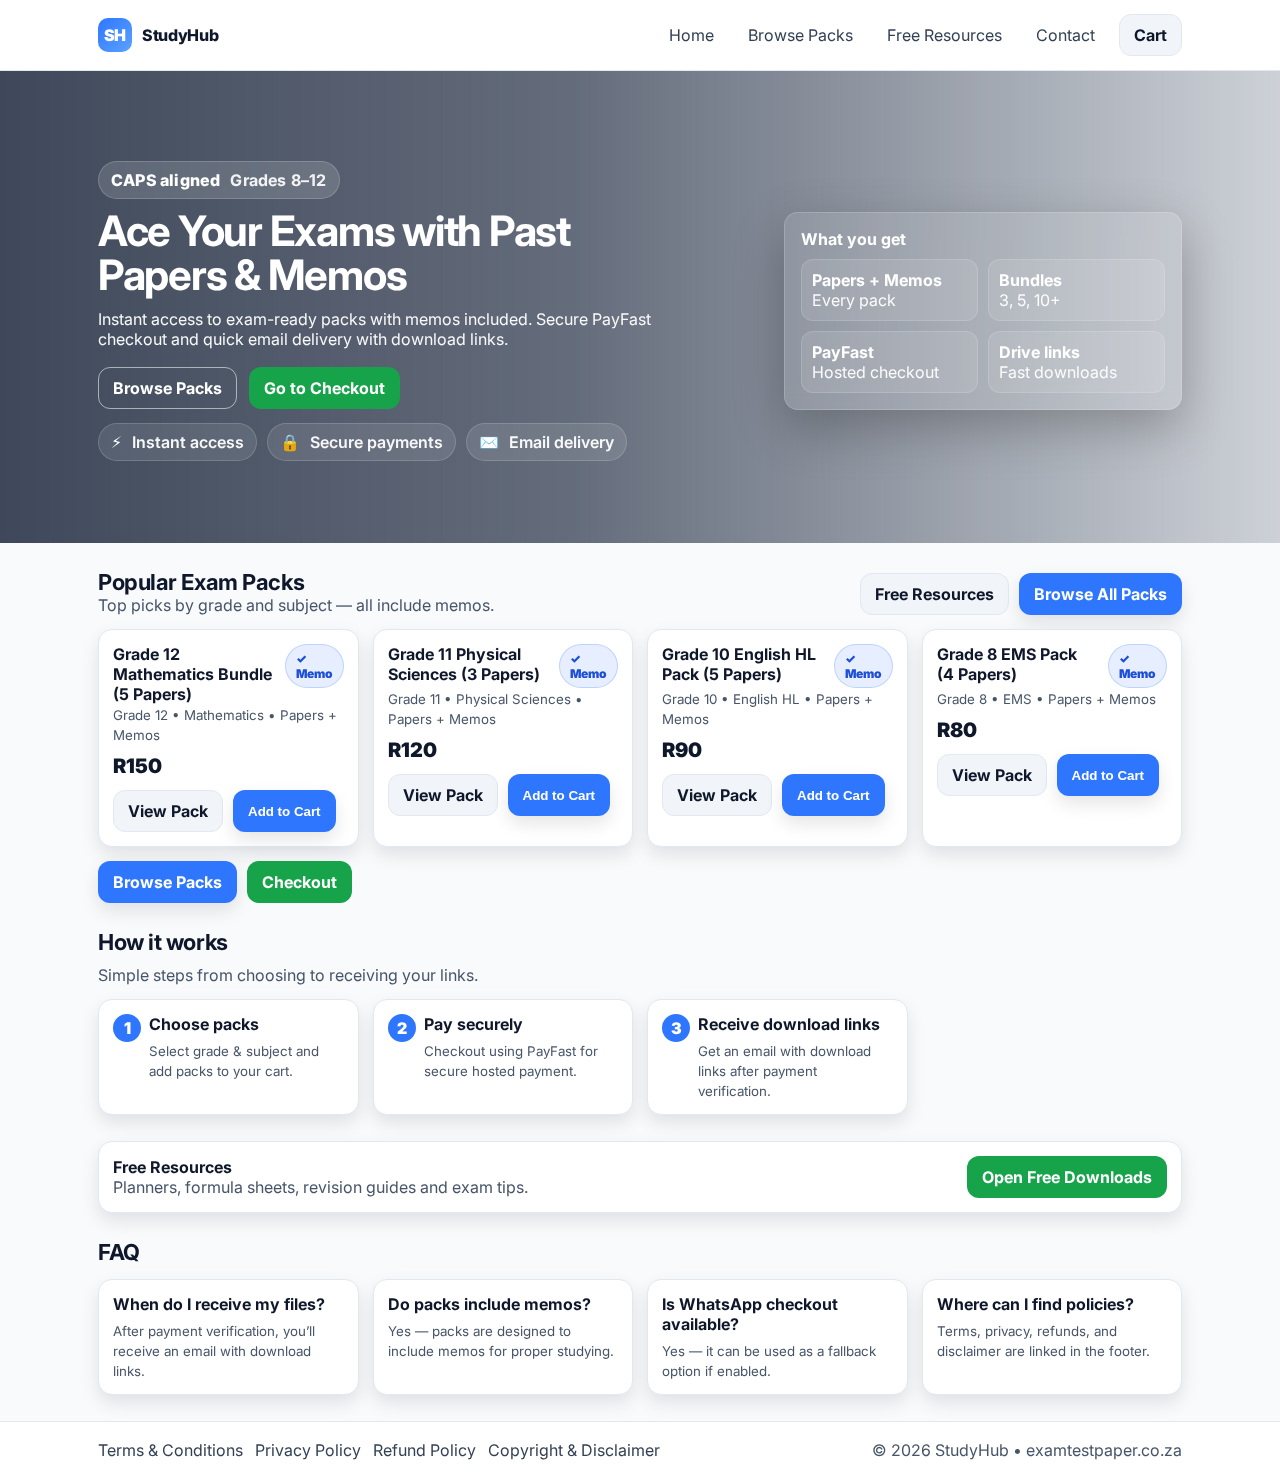
<file: index.html>
<!doctype html>
<html lang="en">
<head>
  <meta charset="utf-8" />
  <meta name="viewport" content="width=device-width, initial-scale=1" />
  <title>StudyHub Home</title>

  <link rel="preconnect" href="https://fonts.googleapis.com">
  <link rel="preconnect" href="https://fonts.gstatic.com" crossorigin>
  <link href="https://fonts.googleapis.com/css2?family=Inter:wght@400;600;700;800;900&display=swap" rel="stylesheet">
  <link rel="stylesheet" href="./assets/style.css" />

  <!-- Home-only polish (no need to touch style.css) -->
  <style>
    /* HERO IMAGE + OVERLAY */
    
.hero.hero--photo{
  position: relative;
  overflow: hidden;
  padding: 56px 0;

  /* ALWAYS works everywhere (JPG fallback) */
  background:
    linear-gradient(90deg, rgba(10,22,45,.78) 0%, rgba(10,22,45,.62) 45%, rgba(10,22,45,.18) 100%),
    url("./assets/img/hero-study.jpg");

  background-size: cover;
  background-position: center;
  color:#fff;
}

/* Optional upgrade: if browser supports image-set, it will prefer WebP/PNG */
@supports (background-image: image-set(url("x.webp") type("image/webp"))) {
  .hero.hero--photo{
    background:
      linear-gradient(90deg, rgba(10,22,45,.78) 0%, rgba(10,22,45,.62) 45%, rgba(10,22,45,.18) 100%),
      image-set(
        url("./assets/img/hero-study.webp") type("image/webp"),
        url("./assets/img/hero-study.png")  type("image/png"),
        url("./assets/img/hero-study.jpg")  type("image/jpeg")
      );
  }
}

    /* Badge / chips */
    .caps-badge {
      display: inline-flex;
      gap: 10px;
      align-items: center;
      padding: 8px 12px;
      border-radius: 999px;
      background: rgba(255,255,255,.14);
      border: 1px solid rgba(255,255,255,.18);
      backdrop-filter: blur(6px);
      font-weight: 800;
      letter-spacing: .2px;
      margin-bottom: 10px;
    }
    .chips { display: flex; gap: 10px; flex-wrap: wrap; margin-top: 14px; }
    .chip {
      display: inline-flex;
      gap: 10px;
      align-items: center;
      padding: 10px 12px;
      border-radius: 999px;
      background: rgba(255,255,255,.10);
      border: 1px solid rgba(255,255,255,.16);
      font-weight: 800;
      line-height: 1;
    }
    .chip span { font-weight: 600; opacity: .95; }

    /* Right hero card: glassy */
    .hero--photo .hero-card {
      background: rgba(255,255,255,.10);
      border: 1px solid rgba(255,255,255,.16);
      box-shadow: 0 18px 50px rgba(0,0,0,.25);
      backdrop-filter: blur(10px);
    }
    .hero--photo .hero-card b,
    .hero--photo .hero-card .pill b { color: #fff; }
    .hero--photo .hero-card .pill { background: rgba(255,255,255,.10); border: 1px solid rgba(255,255,255,.14); }

    /* Section headers with inline actions */
    .section-head {
      display: flex;
      align-items: flex-end;
      justify-content: space-between;
      gap: 14px;
      flex-wrap: wrap;
    }
    .section-head h2 { margin: 0; }
    .section-actions { display: flex; gap: 10px; flex-wrap: wrap; }

    /* Product card highlights */
    .badge-mini {
      display: inline-flex;
      align-items: center;
      gap: 8px;
      padding: 6px 10px;
      border-radius: 999px;
      font-size: 12px;
      font-weight: 900;
      background: rgba(47,118,255,.12);
      border: 1px solid rgba(47,118,255,.22);
      color: #1c4fd6;
    }
    .card .title-row {
      display: flex;
      align-items: flex-start;
      justify-content: space-between;
      gap: 12px;
    }

    /* “How it works” step cards */
    .step { position: relative; padding-left: 50px; }
    .step .num {
      position: absolute;
      left: 14px;
      top: 14px;
      width: 28px;
      height: 28px;
      display: grid;
      place-items: center;
      border-radius: 999px;
      background: var(--brand, #2F76FF);
      color: #fff;
      font-weight: 900;
    }

    /* Responsive tweaks */
    @media (max-width: 900px) {
      .hero.hero--photo { padding: 44px 0; }
      .hero--photo .hero-inner { grid-template-columns: 1fr; }
    }
  </style>
</head>

<body data-page="home">
  <header class="header">
    <div class="container">
      <div class="nav">
        <a class="brand" href="index.html"><span class="brand-badge">SH</span> <span>StudyHub</span></a>
        <nav class="links">
          <a class="link" href="index.html">Home</a>
          <a class="link" href="catalog.html">Browse Packs</a>
          <a class="link" href="free.html">Free Resources</a>
          <a class="link" href="contact.html">Contact</a>
          <a class="btn btn-secondary" href="cart.html">
            Cart
            <span data-cart-badge
              style="display:none;place-items:center;min-width:20px;height:20px;padding:0 6px;border-radius:999px;background:var(--brand);color:#fff;font-size:12px;font-weight:800;margin-left:6px">
            </span>
          </a>
        </nav>
      </div>
    </div>
  </header>

  <!-- HERO (photo background) -->
  <section class="hero hero--photo">
    <div class="container">
      <div class="hero-inner">
        <div>
          <div class="caps-badge">
            <span>CAPS aligned</span>
            <span style="opacity:.92;font-weight:700">Grades 8–12</span>
          </div>

          <h1 style="max-width: 20ch; margin-top: 0;">Ace Your Exams with Past Papers &amp; Memos</h1>

          <p style="max-width: 60ch; opacity: .96;">
            Instant access to exam-ready packs with memos included. Secure PayFast checkout and quick email delivery with download links.
          </p>

          <div class="cta">
            <a class="btn btn-outline" href="catalog.html">Browse Packs</a>
            <a class="btn btn-success" href="cart.html">Go to Checkout</a>
          </div>

          <div class="chips">
            <div class="chip">⚡ <span>Instant access</span></div>
            <div class="chip">🔒 <span>Secure payments</span></div>
            <div class="chip">✉️ <span>Email delivery</span></div>
          </div>
        </div>

        <div class="hero-card">
          <b style="font-size:16px">What you get</b>
          <div class="kpi">
            <div class="pill"><b>Papers + Memos</b><span style="opacity:.95">Every pack</span></div>
            <div class="pill"><b>Bundles</b><span style="opacity:.95">3, 5, 10+</span></div>
            <div class="pill"><b>PayFast</b><span style="opacity:.95">Hosted checkout</span></div>
            <div class="pill"><b>Drive links</b><span style="opacity:.95">Fast downloads</span></div>
          </div>
        </div>

      </div>
    </div>
  </section>

  <!-- POPULAR PACKS -->
  <section class="section">
    <div class="container">
      <div class="section-head">
        <div>
          <h2>Popular Exam Packs</h2>
          <div class="muted">Top picks by grade and subject — all include memos.</div>
        </div>
        <div class="section-actions">
          <a class="btn btn-secondary" href="free.html">Free Resources</a>
          <a class="btn btn-primary" href="catalog.html">Browse All Packs</a>
        </div>
      </div>

      <div class="grid cards" style="margin-top:14px" id="homePopular"></div>

      <div style="margin-top:14px; display:flex; gap:10px; flex-wrap:wrap">
        <a class="btn btn-primary" href="catalog.html">Browse Packs</a>
        <a class="btn btn-success" href="cart.html">Checkout</a>
      </div>
    </div>
  </section>

  <!-- HOW IT WORKS -->
  <section class="section" style="padding-top:0">
    <div class="container">
      <h2>How it works</h2>
      <div class="muted">Simple steps from choosing to receiving your links.</div>

      <div class="grid cards" style="margin-top:14px">
        <div class="card step">
          <div class="num">1</div>
          <h3>Choose packs</h3>
          <small>Select grade &amp; subject and add packs to your cart.</small>
        </div>
        <div class="card step">
          <div class="num">2</div>
          <h3>Pay securely</h3>
          <small>Checkout using PayFast for secure hosted payment.</small>
        </div>
        <div class="card step">
          <div class="num">3</div>
          <h3>Receive download links</h3>
          <small>Get an email with download links after payment verification.</small>
        </div>
      </div>
    </div>
  </section>

  <!-- FREE RESOURCES TEASER -->
  <section class="section" style="padding-top:0">
    <div class="container">
      <div class="card" style="display:flex;align-items:center;justify-content:space-between;gap:14px;flex-wrap:wrap">
        <div>
          <h3 style="margin:0">Free Resources</h3>
          <div class="muted">Planners, formula sheets, revision guides and exam tips.</div>
        </div>
        <a class="btn btn-success" href="free.html">Open Free Downloads</a>
      </div>
    </div>
  </section>

  <!-- FAQ -->
  <section class="section" style="padding-top:0">
    <div class="container">
      <h2>FAQ</h2>
      <div class="grid cards" style="margin-top:14px">
        <div class="card">
          <h3>When do I receive my files?</h3>
          <small>After payment verification, you’ll receive an email with download links.</small>
        </div>
        <div class="card">
          <h3>Do packs include memos?</h3>
          <small>Yes — packs are designed to include memos for proper studying.</small>
        </div>
        <div class="card">
          <h3>Is WhatsApp checkout available?</h3>
          <small>Yes — it can be used as a fallback option if enabled.</small>
        </div>
        <div class="card">
          <h3>Where can I find policies?</h3>
          <small>Terms, privacy, refunds, and disclaimer are linked in the footer.</small>
        </div>
      </div>
    </div>
  </section>

  <!-- HOME RENDER + CART BADGE -->
  <script>
    (function () {
      const CART_KEYS = ["sh_cart", "cart", "studyhub_cart"];

      function readCart() {
        for (const k of CART_KEYS) {
          try {
            const v = JSON.parse(localStorage.getItem(k) || "null");
            if (Array.isArray(v)) return { key: k, items: v };
            if (v && Array.isArray(v.items)) return { key: k, items: v.items };
          } catch (_) {}
        }
        return { key: "sh_cart", items: [] };
      }

      function writeCart(key, items) {
        localStorage.setItem(key, JSON.stringify(items));
      }

      function cartCount(items) {
        return items.reduce((sum, it) => sum + (Number(it.qty) || 1), 0);
      }

      function updateBadge() {
        const badge = document.querySelector("[data-cart-badge]");
        if (!badge) return;
        const { items } = readCart();
        const n = cartCount(items);
        badge.textContent = String(n);
        badge.style.display = n > 0 ? "inline-grid" : "none";
      }

      function addToCart(sku) {
        const state = readCart();
        const items = state.items.slice();
        const found = items.find(x => x && x.sku === sku);
        if (found) found.qty = (Number(found.qty) || 1) + 1;
        else items.push({ sku, qty: 1 });

        writeCart(state.key, items);
        updateBadge();
      }

      async function renderPopular() {
        const res = await fetch("./products.json");
        const data = await res.json();
        const products = (data.products || []).slice(0, 4);

        const grid = document.getElementById("homePopular");
        if (!grid) return;

        grid.innerHTML = products.map(p => `
          <div class="card">
            <div class="title-row">
              <h3 style="margin:0">${p.title}</h3>
              ${p.hasMemo ? `<span class="badge-mini">✓ Memo</span>` : ``}
            </div>
            <small>${p.grade} • ${p.subject} • Papers + Memos</small>
            <div class="price">R${(p.price_cents / 100).toFixed(0)}</div>
            <div class="actions">
              <a class="btn btn-secondary" href="catalog.html">View Pack</a>
              <button class="btn btn-primary" type="button" data-add="${p.sku}">Add to Cart</button>
            </div>
          </div>
        `).join("");

        grid.querySelectorAll("[data-add]").forEach(btn => {
          btn.addEventListener("click", () => {
            const sku = btn.getAttribute("data-add");
            addToCart(sku);
            const old = btn.textContent;
            btn.textContent = "Added ✓";
            btn.disabled = true;
            setTimeout(() => { btn.textContent = old; btn.disabled = false; }, 1100);
          });
        });
      }

      document.addEventListener("DOMContentLoaded", async () => {
        updateBadge();
        await renderPopular();
      });
    })();
  </script>

  <footer class="footer">
    <div class="container">
      <div class="footer-inner">
        <div class="legal">
          <a href="legal/terms.html">Terms &amp; Conditions</a>
          <a href="legal/privacy.html">Privacy Policy</a>
          <a href="legal/refunds.html">Refund Policy</a>
          <a href="legal/disclaimer.html">Copyright &amp; Disclaimer</a>
        </div>
        <div class="muted">© 2026 StudyHub • examtestpaper.co.za</div>
      </div>
    </div>
  </footer>

  <script src="./assets/app.js"></script>
</body>
</html>
</file>
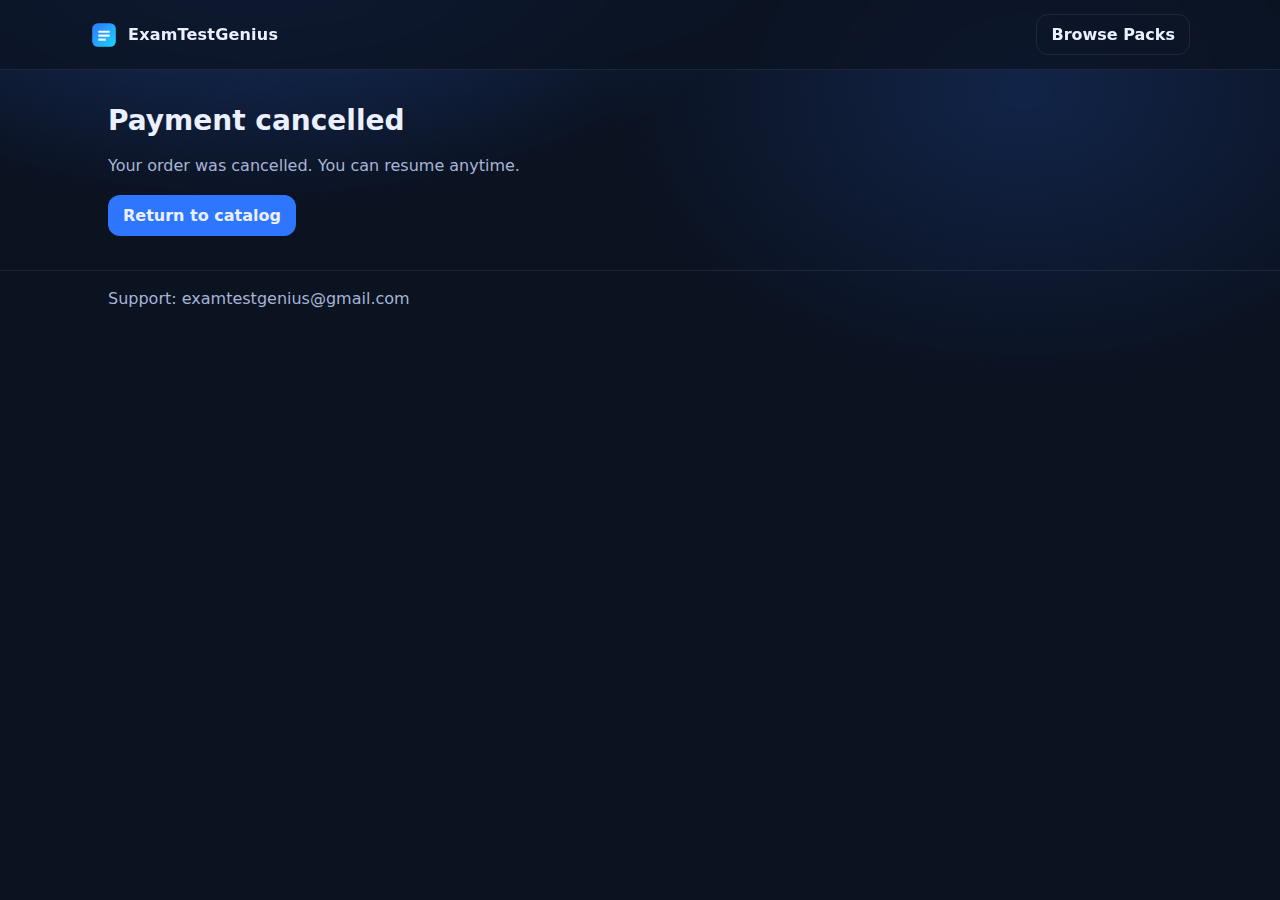
<file: cancel.html>
<!DOCTYPE html>
<html lang="en">
<head>
  <meta charset="utf-8"/>
  <meta name="viewport" content="width=device-width,initial-scale=1"/>
  <title>Payment cancelled — ExamTestGenius</title>
  <meta name="robots" content="noindex, nofollow"/>
  <link rel="stylesheet" href="assets/css/style.css"/>
</head>
<body>
<header class="header">
  <div class="container nav">
    <a class="logo" href="/"><img src="assets/img/logo.svg" alt="Logo">ExamTestGenius</a>
    <div class="cta"><a class="btn btn-outline" href="catalog.html">Browse Packs</a></div>
  </div>
</header>
<section class="section">
  <div class="container">
    <h1 class="title">Payment cancelled</h1>
    <p class="note">Your order was cancelled. You can resume anytime.</p>
    <a class="btn btn-primary" href="catalog.html">Return to catalog</a>
  </div>
</section>
<footer class="footer"><div class="container">Support: <a href="mailto:examtestgenius@gmail.com">examtestgenius@gmail.com</a></div></footer>
</body>
</html>
</file>
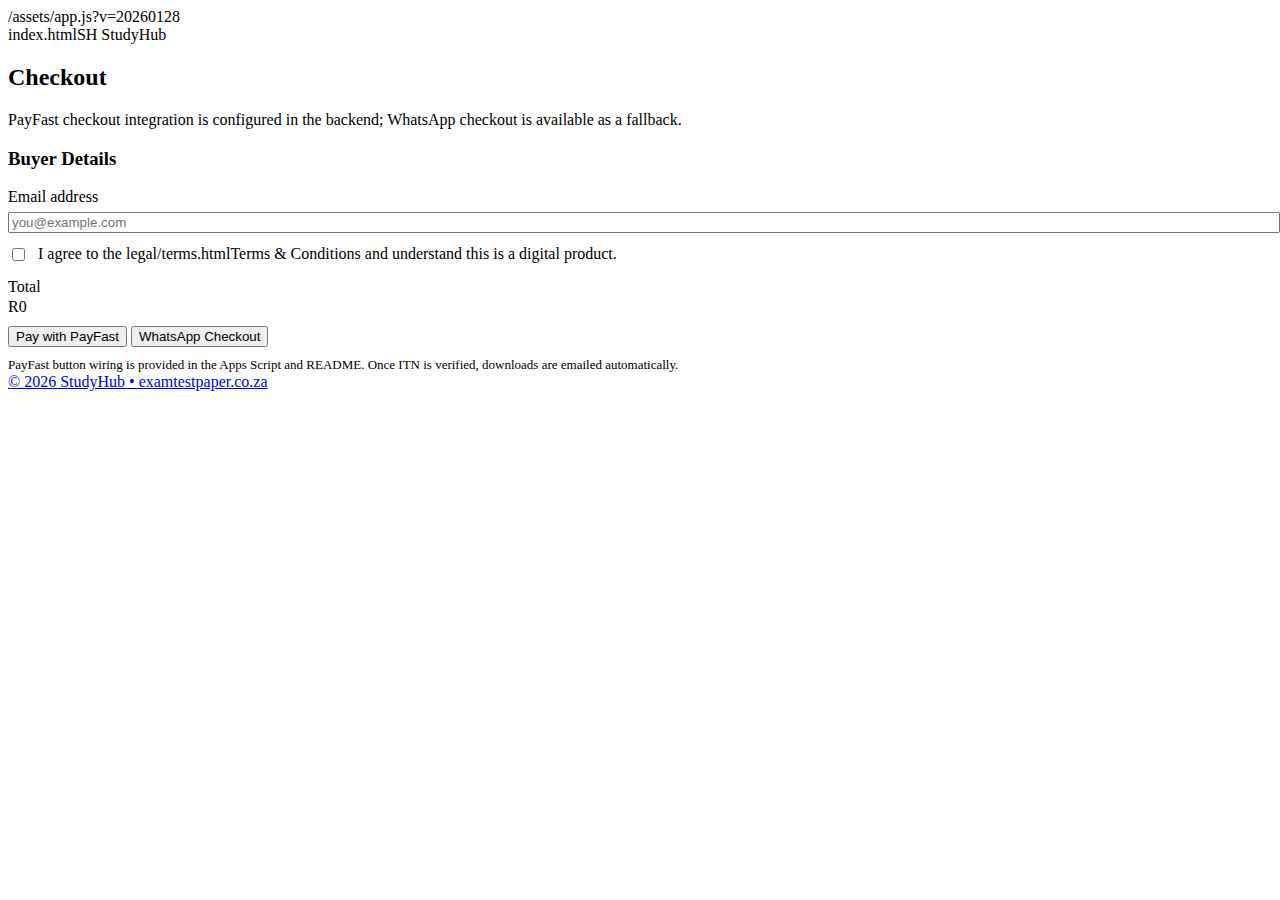
<file: cart.html>
<!doctype html>
<html lang="en">
<head>
  <meta charset="utf-8" />
  <meta name="viewport" content="width=device-width, initial-scale=1" />
  <title>StudyHub | Checkout</title>

  <!-- fonts + css -->
  <link rel="pregoogleapis.com
  <link rel="preconnect" href="https://f="https://fonts.googleapis.com/css2?family=Inter:wght@400;600;700;800;900&display= rel="stylesheet"<!-- 1) SAFETY FALLBACK: define cfg if /assets/app.js is missing/stale -->
  <script>
    (function () {
      if (!window.cfg) {
        var BASE = 'https://script.google.com/macros/s/AKfycbwLzazM5zV41rFJ4d5NzZubstnUB-AYdfriqd9IKjb3ZoS_MmwNrnnR8c93ci5-HkST/exec';
        window.cfg = {
          catalogEndpoint: BASE + '?action=catalog',
          signEndpoint:    BASE + '?action=sign',
          notifyEndpoint:  BASE + '?action=itn',
          currency:        'ZAR',
          siteHost:        (typeof location !== 'undefined' ? location.hostname : 'examtestpaper.co.za')
        };
      }
    })();
  </script>

  <!-- 2) MAIN CONFIG: make sure the exact file exists at /assets/app.js; use cache-buster -->
  /assets/app.js?v=20260128</script>
</head>
<body data-page="cart">
<header class="header">
  <div class="container">
    <div class="nav">
      index.html<span class="brand-badge">SH</span> <span>StudyHub</span></a>
      <nav class="links">
        <a class="link" href="index.htmlog.htmlBrowse Packs</a>
        <a class="link" href="free>
        <a class="linkntact</a>
        <a class="btn btn-secondary" href="cartt-badge style="display:none;place-items:center;min-width:20px;height:20px;padding:0 6px;border-radius:999px;background:var(--brand);color:#fff;font-size:12px;font-weight:800;margin-left:6px"></span>
        </a>
      </nav>
    </div>
  </div>
</header>

<section class="section">
  <div class="container">
    <h2>Checkout</h2>
    <div class="muted">PayFast checkout integration is configured in the backend; WhatsApp checkout is available as a fallback.</div>

    <div class="grid" style="grid-template-columns: 1.2fr .8fr;gap:14px">
      <div>
        <div id="cartList" class="grid"></div>
      </div>
      <div>
        <div class="card">
          <h3>Buyer Details</h3>

          <label class="muted" for="buyerEmail">Email address</label>
          <input id="buyerEmail" type="email" placeholder="you@example.com" style="width:100%;margin-top:6px" />

          <div style="margin-top:12px">
            <label style="display:flex;gap:10px;align-items:flex-start">
              <input type="checkbox" id="agree" />
              <span class="muted">I agree to the legal/terms.htmlTerms &amp; Conditions</a> and understand this is a digital product.</span>
            </label>
          </div>

          <div style="display:flex;justify-content:space-between;align-items:center;margin-top:14px">
            <div>
              <div class="muted">Total</div>
              <div class="price" id="cartTotal" style="margin:2px 0 0">R0</div>
            </div>
          </div>

          <div class="actions" style="margin-top:10px">
            <button class="btn btn-primary" id="payfastBtn">Pay with PayFast</button>
            <button class="btn btn-success" id="whatsappCheckout">WhatsApp Checkout</button>
          </div>

          <div class="muted" style="margin-top:10px;font-size:13px">
            PayFast button wiring is provided in the Apps Script and README. Once ITN is verified, downloads are emailed automatically.
          </div>
        </div>
      </div>
    </div>

  </div>
</section>

<!-- Page logic -->
<script>
  document.addEventListener('DOMContentLoaded', () => {
    const btn = document.getElementById('payfastBtn');

    btn.addEventListener('click', () => {
      const agree = document.getElementById('agree');
      if (!agree.checked) {
        alert('Please accept the Terms & Conditions to continue.');
        return;
      }

      // Read cart
      const cart = JSON.parse(localStorage.getItem('studyhub_cart') || '[]');

      // Single-pack checkout for PayFast for now
      if (cart.length !== 1) {
        alert('PayFast checkout supports one pack at a time. Please checkout packs separately or use WhatsApp checkout.');
        return;
      }

      const item = cart[0];

      // Buyer info
      const email = (document.getElementById('buyerEmail')?.value || '').trim();
      const name  = (document.getElementById('fullName')?.value || '').trim();      // optional
      const phone = (document.getElementById('phoneNumber')?.value || '').trim();   // optional

      // cfg must exist
      if (!window.cfg || !cfg.catalogEndpoint) {
        alert('Missing cfg.catalogEndpoint. Set it in /assets/app.js to your Apps Script Web App URL.');
        return;
      }

      // Return and cancel pages on your domain
      const returnUrl = window.location.origin + '/success.html';
      const cancelUrl = window.location.origin + '/cancel.html';

      // Redirect to Apps Script (using & not &amp;)
      const base = cfg.catalogEndpoint;
      const sep  = base.includes('?') ? '&' : '?';
      const url =
        base + sep +
        'action=pay' +
        '&sku=' + encodeURIComponent(item.sku) +
        '&email=' + encodeURIComponent(email) +
        '&name=' + encodeURIComponent(name) +
        '&phone=' + encodeURIComponent(phone) +
        '&return_url=' + encodeURIComponent(returnUrl) +
        '&cancel_url=' + encodeURIComponent(cancelUrl);

      window.location.href = url;
    });
  });
</script>

<footer class="footer">
  <div class="container">
    <div class="footer-inner">
      <div class="legal">
        <a href="legal/terms.htmlp; Conditions</a>
        legal/privacy.htmlPrivacy Policy</a>
        legal/refunds.htmlRefund Policy</a>
        <a href="legal/disclaimerright &amp; Disclaimer</a>
      </div>
      <div class="muted">© 2026 StudyHub • examtestpaper.co.za</div>
    </div>
  </div>
</footer>

<!-- (No need to load ./assets/app.js again at the bottom) -->
</body>
</html>
</file>
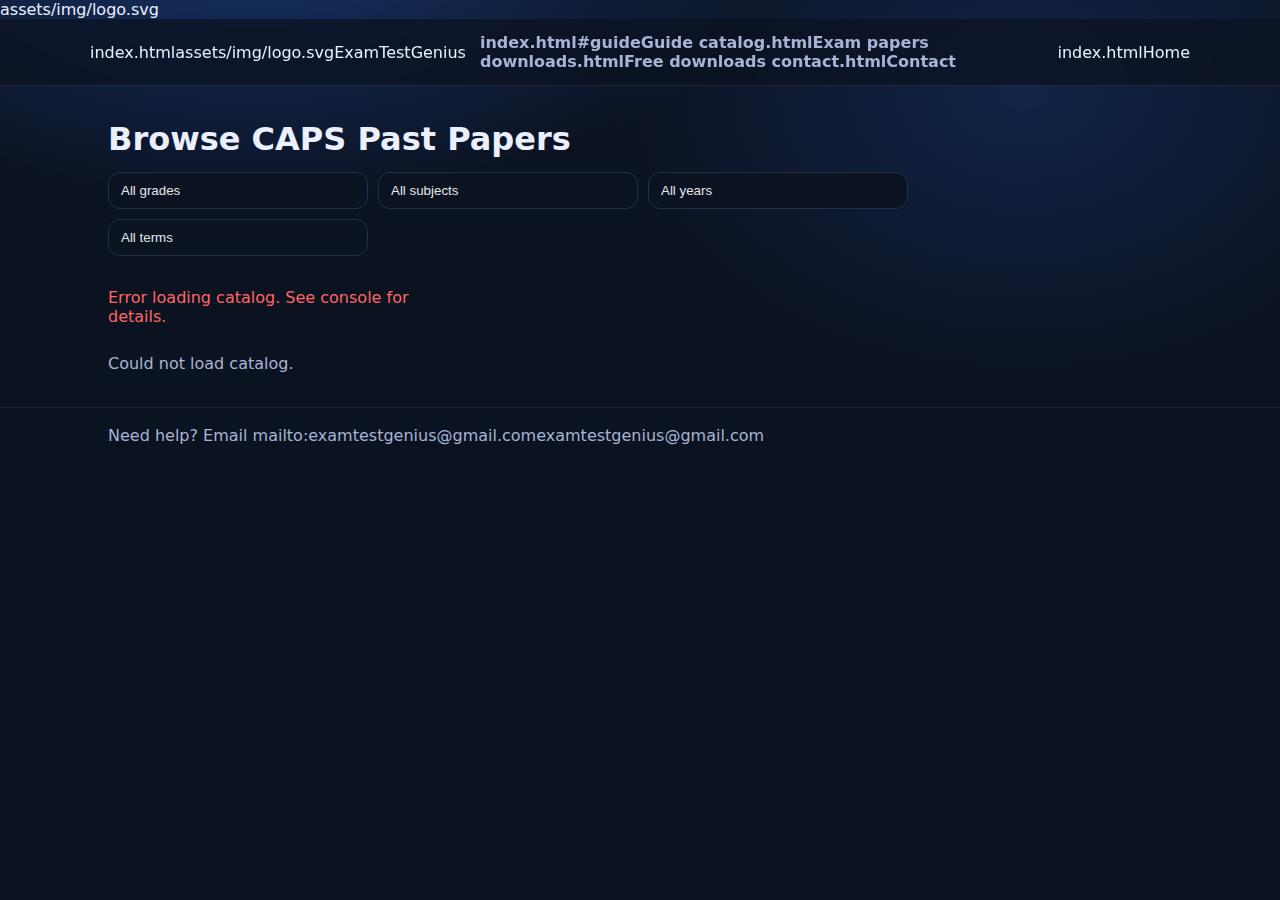
<file: catalog.html>
<!DOCTYPE html>
<html lang="en">
<head>
  <meta charset="utf-8" />
  <meta name="viewport" content="width=device-width,initial-scale=1" />
  <title>Exam papers — ExamTestGenius</title>
  <meta name="description" content="Browse CAPS past exam paper packs by grade, subject and term." />
  assets/img/logo.svg
  <style>
    :root{--bg:#0b1220;--slate:#0f1b33;--text:#eaf0ff;--muted:#a7b4d6;--blue:#2f76ff;--border:rgba(255,255,255,.08);--radius:12px;--max:1100px;--font:Inter,system-ui,-apple-system,Segoe UI,Roboto,Arial,sans-serif}
    *{box-sizing:border-box}html,body{height:100%}
    body{margin:0;font-family:var(--font);background:radial-gradient(900px 500px at 20% -10%, rgba(47,118,255,.35), transparent 60%),radial-gradient(700px 500px at 80% 10%, rgba(47,118,255,.18), transparent 60%),var(--bg);color:var(--text)}
    a{color:inherit;text-decoration:none}
    .container{max-width:var(--max);margin:0 auto;padding:0 18px}
    .header{position:sticky;top:0;z-index:10;background:rgba(11,18,32,.72);backdrop-filter:blur(10px);border-bottom:1px solid var(--border)}
    .nav{display:flex;align-items:center;justify-content:space-between;gap:14px;padding:14px 0}
    .logo{display:flex;align-items:center;gap:10px;font-weight:900}
    .logo img{height:28px}
    .menu{display:flex;gap:18px;color:var(--muted);font-weight:600}
    .menu a:hover{color:#fff}
    .btn{display:inline-flex;align-items:center;gap:8px;padding:10px 14px;border-radius:10px;border:1px solid var(--border);font-weight:800;cursor:pointer}
    .btn-primary{background:var(--blue);color:#fff;border-color:rgba(47,118,255,.8)}
    .section{padding:34px 0}
    .title{margin:0 0 14px}
    .filterbar{display:flex;gap:10px;flex-wrap:wrap;margin:12px 0 16px}
    select{width:100%;max-width:260px;background:#0b1220;border:1px solid #23304a;color:#e5e7eb;padding:10px 12px;border-radius:12px;outline:none;appearance:none;-webkit-appearance:none;-moz-appearance:none;color-scheme:dark}
    .note{color:#a7b4d6;margin-top:12px}
    .list{display:grid;grid-template-columns:repeat(3,minmax(0,1fr));gap:14px}
    @media (max-width:900px){.list{grid-template-columns:repeat(2,minmax(0,1fr))}}
    @media (max-width:520px){.list{grid-template-columns:1fr}}
    .pack-card{background:#0b1220;border:1px solid #23304a;border-radius:12px;padding:14px 16px}
    .pack-card h3{margin:0 0 6px;font-size:18px}
    .footer{border-top:1px solid var(--border);padding:18px 0;color:#a7b4d6}
  </style>
</head>
<body>
  <header class="header">
    <div class="container nav">
      index.htmlassets/img/logo.svgExamTestGenius</a>
      <nav class="menu">
        index.html#guideGuide</a>
        catalog.htmlExam papers</a>
        downloads.htmlFree downloads</a>
        contact.htmlContact</a>
      </nav>
      <div class="cta">index.htmlHome</a></div>
    </div>
  </header>

  <section class="section">
    <div class="container">
      <h1 class="title">Browse CAPS Past Papers</h1>

      <div class="filterbar">
        <select data-filter="grade">
          <option value="">All grades</option>
          <option>12</option><option>11</option><option>10</option><option>9</option><option>8</option>
        </select>
        <select data-filter="subject"><option value="">All subjects</option></select>
        <select data-filter="year"><option value="">All years</option></select>
        <select data-filter="term"><option value="">All terms</option><option>1</option><option>2</option><option>3</option><option>4</option></select>
      </div>

      <div id="catalog-list" class="list"></div>
      <div id="catalog-note" class="note"></div>
    </div>
  </section>

  <footer class="footer">
    <div class="container">Need help? Email mailto:examtestgenius@gmail.comexamtestgenius@gmail.com</a></div>
  </footer>

  <script>
    // ====== CONFIG ======
    const CATALOG_URL =
      "https://script.google.com/macros/s/AKfycbzwE4xmXVI4oIbo_hDU4CXT9ZS1skIuUhelCAmBhUP35Q5C51v0Emtk5KnAj0Pb3V6E/exec?mode=catalog";

    // Hooks
    const selGrade=document.querySelector('[data-filter="grade"]');
    const selSubject=document.querySelector('[data-filter="subject"]');
    const selYear=document.querySelector('[data-filter="year"]');
    const selTerm=document.querySelector('[data-filter="term"]');
    const listEl=document.getElementById('catalog-list');
    const noteEl=document.getElementById('catalog-note');

    let ALL_BUNDLES=[];

    const norm=v=>(v??'').toString().trim();
    const up=v=>norm(v).toUpperCase();
    const isAll=v=>v===''||up(v)==='ALL';

    function uniqueSorted(values,{numeric=false}={}) {
      const arr=[...new Set(values.map(norm).filter(Boolean))];
      return numeric ? arr.sort((a,b)=>Number(a)-Number(b))
                     : arr.sort((a,b)=>a.localeCompare(b,undefined,{numeric:true}));
    }
    function escapeHtml(s){return String(s).replaceAll('&','&amp;').replaceAll('<','&lt;').replaceAll('>','&gt;').replaceAll('"','&quot;').replaceAll("'","&#039;");}
    function setOptions(select,values,allLabel){
      if(!select) return;
      const first = select.querySelector('option[value=""]')?.outerHTML || `<option value="">${allLabel}</option>`;
      const html = values.map(v=>`<option value="${escapeHtml(v)}">${escapeHtml(v)}</option>`).join('');
      select.innerHTML = first + html;
    }

    function currentFilters(){ return {
      grade:selGrade?.value||'', subject:selSubject?.value||'', year:selYear?.value||'', term:selTerm?.value||''
    };}
    function passFilters(b,f){
      if(!isAll(f.grade)   && up(b.grade)!==up(f.grade)) return false;
      if(!isAll(f.subject) && up(b.subject)!==up(f.subject)) return false;
      if(!isAll(f.year)    && up(b.year)!==up(f.year)) return false;
      const bt=up(String(b.term)).replace(/^T/,''); const ft=up(String(f.term)).replace(/^T/,'');
      if(!isAll(f.term) && bt!==ft) return false;
      return true;
    }

    function payfastCheckout({ sku, title, amount="10.00", email="", whatsapp="" }){
      const form=document.createElement('form');
      form.action='https://sandbox.payfast.co.za/eng/process';
      form.method='POST'; form.style.display='none';
      form.innerHTML=`
        <input type="hidden" name="merchant_id"  value="10000100">
        <input type="hidden" name="merchant_key" value="46f0cd694581a">
        <input type="hidden" name="return_url"   value="${location.origin}/success.html">
        <input type="hidden" name="cancel_url"   value="${location.origin}/cancel.html">
        <input type="hidden" name="notify_url"   value="https://script.google.com/macros/s/AKfycbzwE4xmXVI4oIbo_hDU4CXT9ZS1skIuUhelCAmBhUP35Q5C51v0Emtk5KnAj0Pb3V6E/exec">
        <input type="hidden" name="m_payment_id" value="${escapeHtml(sku)}">
        <input type="hidden" name="item_name"    value="${escapeHtml(title||sku)}">
        <input type="hidden" name="amount"       value="${String(amount)}">
        <input type="hidden" name="email_address" value="${escapeHtml(email)}">
        <input type="hidden" name="custom_str1"   value="${escapeHtml(whatsapp)}">
      `;
      document.body.appendChild(form); form.submit();
    }

    function render(list){
      noteEl.textContent=`Loaded ${list.length} pack${list.length===1?'':'s'}.`;
      if(!list.length){ listEl.innerHTML = `<p>No results for the current filter.</p>`; return; }
      const html = list.map(b=>{
        const items=(b.items||[]).map(it=>`
          <li>${escapeHtml(it.paperName||'Paper')} — ${escapeHtml(it.link)}Download</a></li>
        `).join('');
        const price=(b.price??10);
        const amount=/^\d+(\.\d{1,2})?$/.test(String(price))?price:"10.00";
        return `
          <article class="pack-card">
            <h3>${escapeHtml(b.title||b.sku)}</h3>
            <p><strong>SKU:</strong> ${escapeHtml(b.sku)}</p>
            <ul>${items}</ul>
            <div class="actions">
              #Buy</a>
            </div>
          </article>`;
      }).join('');
      listEl.innerHTML=html;
    }

    function applyFilters(){ const f=currentFilters(); render(ALL_BUNDLES.filter(b=>passFilters(b,f))); }

    async function init(){
      try{
        noteEl.textContent='Loading catalog…'; listEl.innerHTML='';
        const res=await fetch(CATALOG_URL,{cache:'no-store'});
        if(!res.ok) throw new Error(`HTTP ${res.status}`);
        const data=await res.json();
        ALL_BUNDLES=Array.isArray(data?.bundles)?data.bundles:[];
        // Populate Subjects & Years from data
        const subjects=uniqueSorted(ALL_BUNDLES.map(b=>b.subject));
        const years=uniqueSorted(ALL_BUNDLES.map(b=>b.year),{numeric:true});
        setOptions(selSubject,subjects,'All subjects');
        setOptions(selYear,years,'All years');
        // Defaults: All
        selGrade.value=''; selTerm.value=''; selSubject.value=''; selYear.value='';
        render(ALL_BUNDLES);
        [selGrade,selSubject,selYear,selTerm].forEach(el=>{ if(el) el.addEventListener('change',applyFilters); });
      }catch(err){
        console.error('Catalog load failed:',err);
        noteEl.textContent='Could not load catalog.';
        listEl.innerHTML=`<p style="color:#f66">Error loading catalog. See console for details.</p>`;
      }
    }
    document.addEventListener('DOMContentLoaded',init);
  </script>
</body>
</html>
</file>
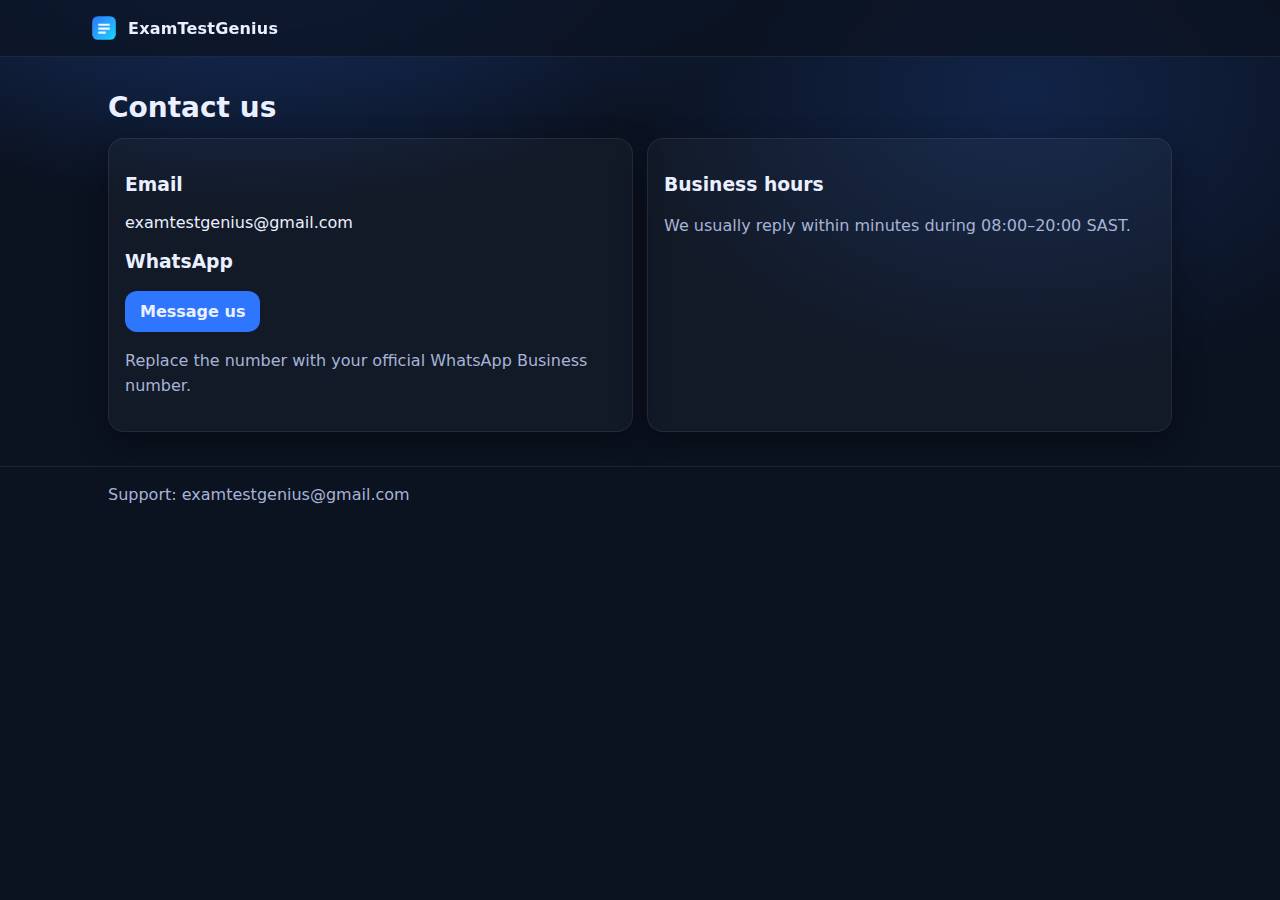
<file: contact.html>
<!DOCTYPE html>
<html lang="en">
<head>
  <meta charset="utf-8" />
  <meta name="viewport" content="width=device-width,initial-scale=1" />
  <title>Contact — ExamTestGenius</title>
  <meta name="description" content="Get help fast — Email or WhatsApp ExamTestGenius. We reply quickly during 08:00–20:00 SAST." />
  <link rel="stylesheet" href="assets/css/style.css" />
</head>
<body>
  <header class="header"><div class="container nav"><a class="logo" href="index.html"><img src="assets/img/logo.svg" alt="Logo">ExamTestGenius</a></div></header>
  <section class="section"><div class="container">
    <h1 class="title">Contact us</h1>
    <div class="grid cols-2">
      <div class="card">
        <h3>Email</h3>
        <p><a href="mailto:examtestgenius@gmail.com">examtestgenius@gmail.com</a></p>
        <h3>WhatsApp</h3>
        <p><a class="btn btn-primary" href="https://wa.me/0000000000?text=Hi%20ExamTestGenius" target="_blank" rel="noopener">Message us</a></p>
        <p class="note">Replace the number with your official WhatsApp Business number.</p>
      </div>
      <div class="card">
        <h3>Business hours</h3>
        <p class="note">We usually reply within minutes during 08:00–20:00 SAST.</p>
      </div>
    </div>
  </div></section>
  <footer class="footer"><div class="container">Support: <a href="mailto:examtestgenius@gmail.com">examtestgenius@gmail.com</a></div></footer>
</body>
</html>
</file>
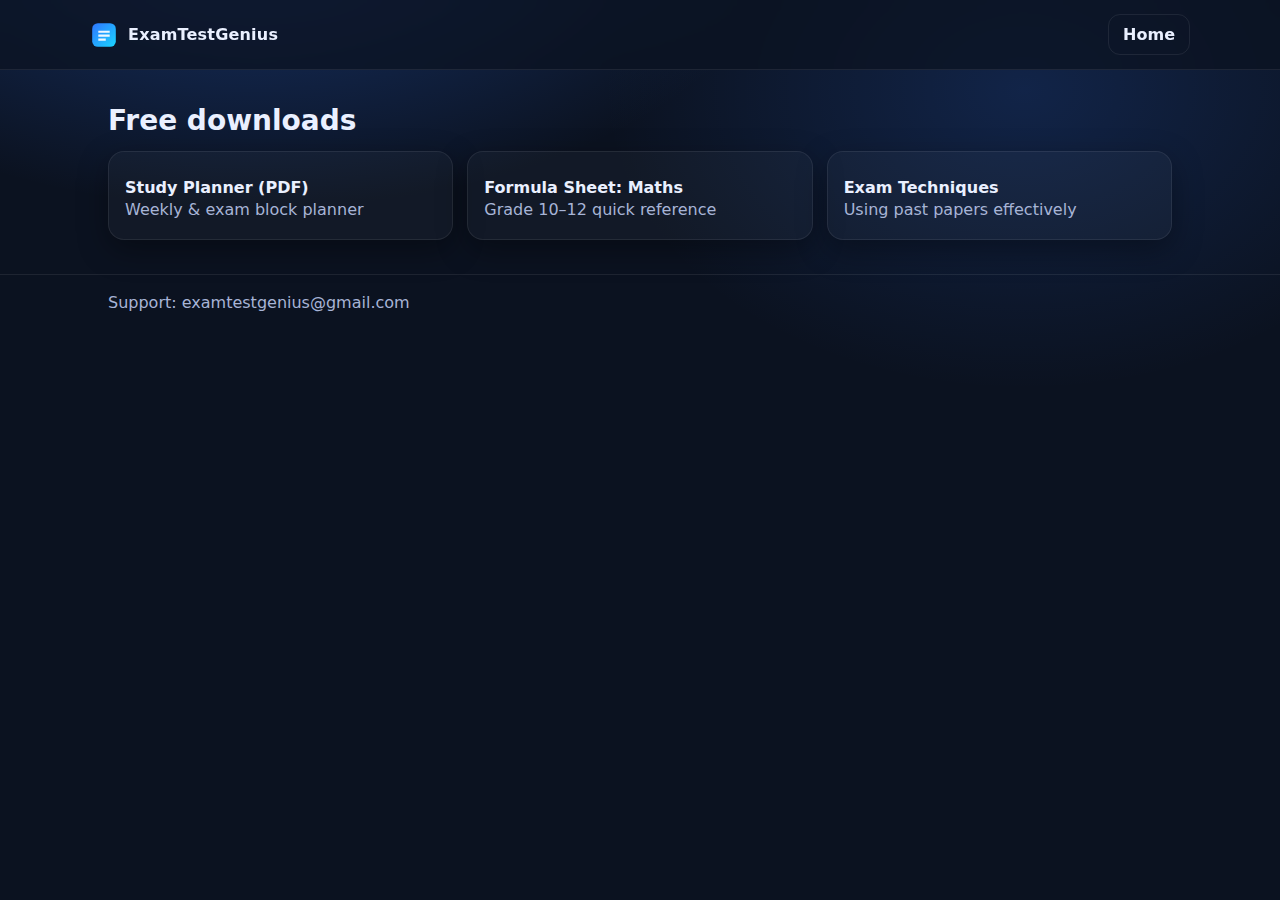
<file: downloads.html>
<!DOCTYPE html><html lang='en'><head><meta charset='utf-8'><meta name='viewport' content='width=device-width,initial-scale=1'><title>Free Downloads — ExamTestGenius</title><link rel='stylesheet' href='assets/css/style.css'></head><body><header class='header'><div class='container nav'><a class='logo' href='index.html'><img src='assets/img/logo.svg' alt='Logo'>ExamTestGenius</a><div class='cta'><a class='btn btn-outline' href='index.html'>Home</a></div></div></header><section class='section'><div class='container'><h1 class='title'>Free downloads</h1><div class='grid cols-3'><a class='card' href='#'><strong>Study Planner (PDF)</strong><div class='note'>Weekly & exam block planner</div></a><a class='card' href='#'><strong>Formula Sheet: Maths</strong><div class='note'>Grade 10–12 quick reference</div></a><a class='card' href='#'><strong>Exam Techniques</strong><div class='note'>Using past papers effectively</div></a></div></div></section><footer class='footer'><div class='container'>Support: <a href='mailto:examtestgenius@gmail.com'>examtestgenius@gmail.com</a></div></footer></body></html>
</file>
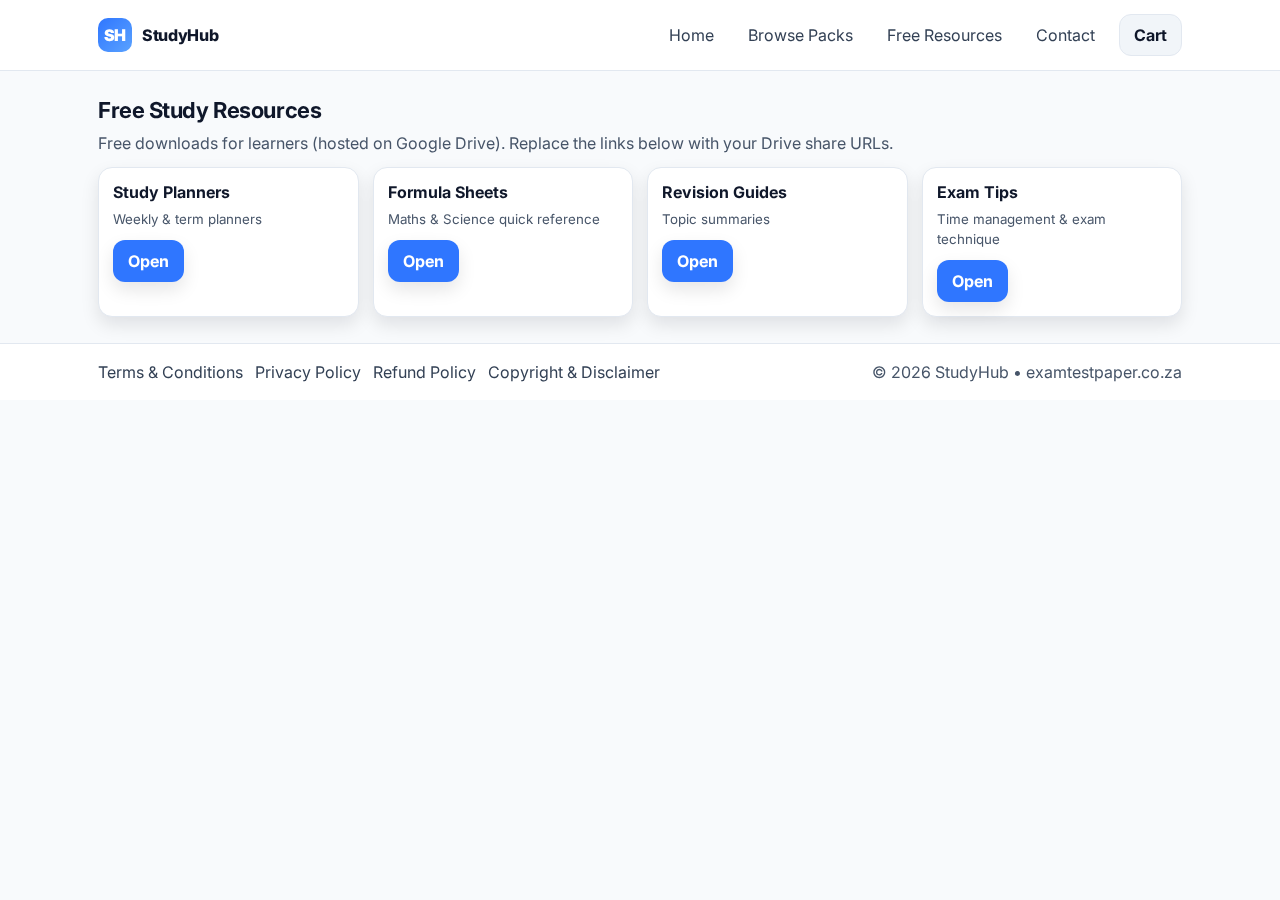
<file: free.html>
<!doctype html>
<html lang="en">
<head>
  <meta charset="utf-8" />
  <meta name="viewport" content="width=device-width, initial-scale=1" />
  <title>StudyHub | Free Resources</title>
  <link rel="preconnect" href="https://fonts.googleapis.com">
  <link rel="preconnect" href="https://fonts.gstatic.com" crossorigin>
  <link href="https://fonts.googleapis.com/css2?family=Inter:wght@400;600;700;800;900&display=swap" rel="stylesheet">
  <link rel="stylesheet" href="./assets/style.css" />
</head>
<body data-page="free">
<header class="header">
  <div class="container">
    <div class="nav">
      <a class="brand" href="index.html"><span class="brand-badge">SH</span> <span>StudyHub</span></a>
      <nav class="links">
        <a class="link" href="index.html">Home</a>
        <a class="link" href="catalog.html">Browse Packs</a>
        <a class="link" href="free.html">Free Resources</a>
        <a class="link" href="contact.html">Contact</a>
        <a class="btn btn-secondary" href="cart.html">Cart <span data-cart-badge style="display:none;place-items:center;min-width:20px;height:20px;padding:0 6px;border-radius:999px;background:var(--brand);color:#fff;font-size:12px;font-weight:800;margin-left:6px"></span></a>
      </nav>
    </div>
  </div>
</header>

<section class="section">
  <div class="container">
    <h2>Free Study Resources</h2>
    <div class="muted">Free downloads for learners (hosted on Google Drive). Replace the links below with your Drive share URLs.</div>

    <div class="grid cards" style="margin-top:14px">
      <div class="card"><h3>Study Planners</h3><small>Weekly & term planners</small><div class="actions" style="margin-top:12px"><a class="btn btn-primary" href="#">Open</a></div></div>
      <div class="card"><h3>Formula Sheets</h3><small>Maths & Science quick reference</small><div class="actions" style="margin-top:12px"><a class="btn btn-primary" href="#">Open</a></div></div>
      <div class="card"><h3>Revision Guides</h3><small>Topic summaries</small><div class="actions" style="margin-top:12px"><a class="btn btn-primary" href="#">Open</a></div></div>
      <div class="card"><h3>Exam Tips</h3><small>Time management & exam technique</small><div class="actions" style="margin-top:12px"><a class="btn btn-primary" href="#">Open</a></div></div>
    </div>
  </div>
</section>

<footer class="footer">
  <div class="container">
    <div class="footer-inner">
      <div class="legal">
        <a href="legal/terms.html">Terms &amp; Conditions</a>
        <a href="legal/privacy.html">Privacy Policy</a>
        <a href="legal/refunds.html">Refund Policy</a>
        <a href="legal/disclaimer.html">Copyright &amp; Disclaimer</a>
      </div>
      <div class="muted">© 2026 StudyHub • examtestpaper.co.za</div>
    </div>
  </div>
</footer>
<script src="./assets/app.js"></script>
</body>
</html>
</file>
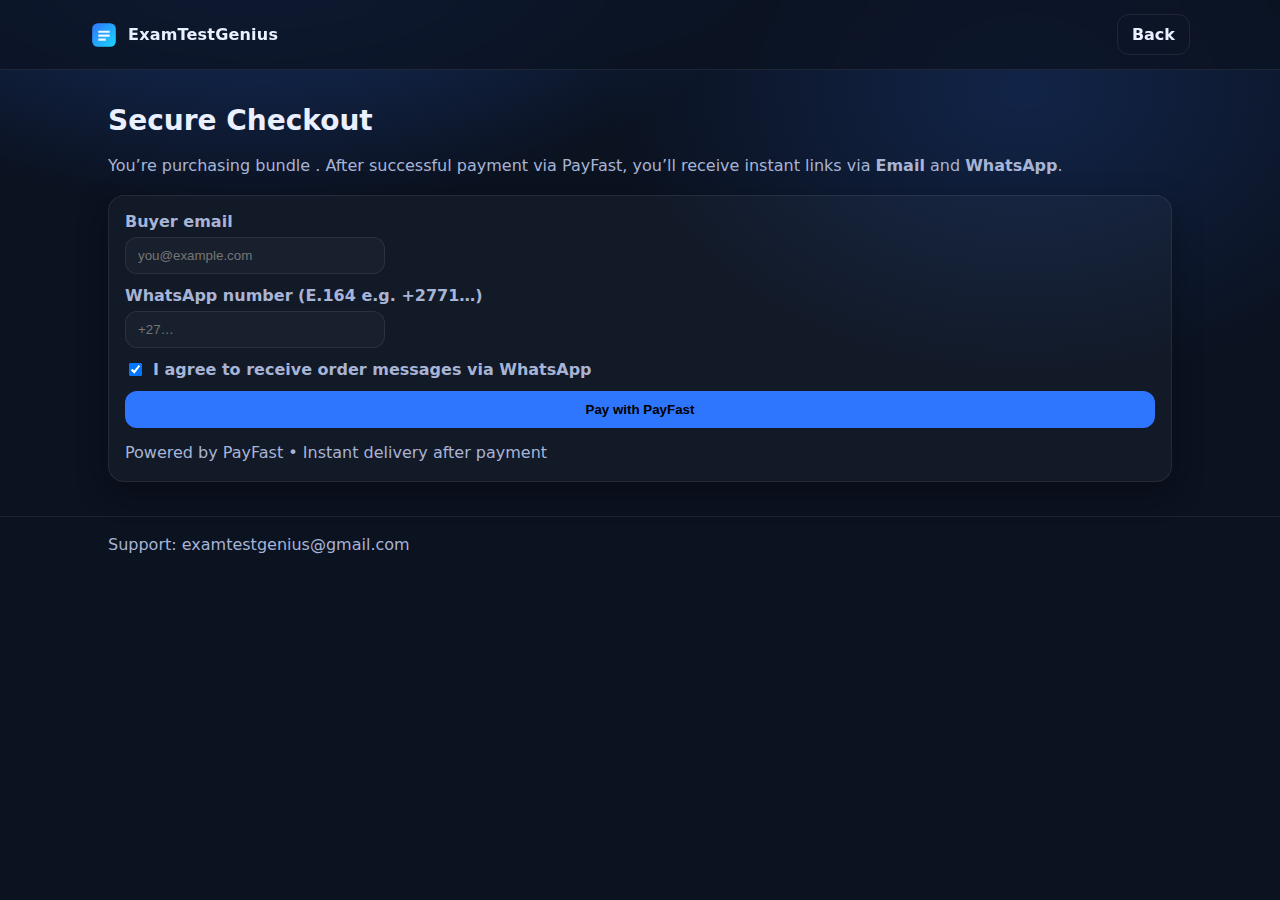
<file: product.html>
<!DOCTYPE html>
<html lang="en">
<head>
  <meta charset="utf-8"/>
  <meta name="viewport" content="width=device-width,initial-scale=1"/>
  <title>Checkout — ExamTestGenius</title>
  <link rel="stylesheet" href="assets/css/style.css"/>
</head>
<body>
<header class="header"><div class="container nav"><a class="logo" href="/"><img src="assets/img/logo.svg" alt="Logo">ExamTestGenius</a><div class="cta"><a class="btn btn-outline" href="catalog.html">Back</a></div></div></header>
<section class="section"><div class="container">
  <h1 class="title">Secure Checkout</h1>
  <p class="note">You’re purchasing bundle <strong id="sku"></strong>. After successful payment via PayFast, you’ll receive instant links via <strong>Email</strong> and <strong>WhatsApp</strong>.</p>
  <div class="card">
    <form method="post" action="https://www.payfast.co.za/eng/process" style="display:grid;gap:12px">
      <!-- LIVE merchant details -->
      <input type="hidden" name="merchant_id"  value="33250069"/>
      <input type="hidden" name="merchant_key" value="1qwkh8wrtemwh"/>

      <input type="hidden" name="return_url" value="https://examtestpaper.co.za/thankyou.html"/>
      <input type="hidden" name="cancel_url" value="https://examtestpaper.co.za/cancel.html"/>
      <input type="hidden" name="notify_url" value="https://script.google.com/macros/s/AKfycbxc0GRBKGyiSp3U4oeRIa5z-ZSlC0piN_kTfEhvfL7KucgBWVOwPqJUKUJTpNtvmm_g/exec"/>

      <label>Buyer email<input type="email" name="email_address" required placeholder="you@example.com"></label>
      <label>WhatsApp number (E.164 e.g. +2771…)
        <input type="tel" name="custom_str1" required placeholder="+27…">
      </label>
      <label style="display:flex;gap:8px;align-items:center"><input type="checkbox" name="custom_str2" value="yes" checked> I agree to receive order messages via WhatsApp</label>

      <!-- JS sets these from the selected SKU -->
      <input type="hidden" name="item_name" value=""/>
      <input type="hidden" name="amount" value="0"/>
      <button class="btn btn-primary" type="submit">Pay with PayFast</button>
      <div class="note">Powered by PayFast • Instant delivery after payment</div>
    </form>
  </div>
</div></section>
<footer class="footer"><div class="container">Support: <a href="mailto:examtestgenius@gmail.com">examtestgenius@gmail.com</a></div></footer>
<script src="assets/js/app.js" defer></script>
</body>
</html>
</file>
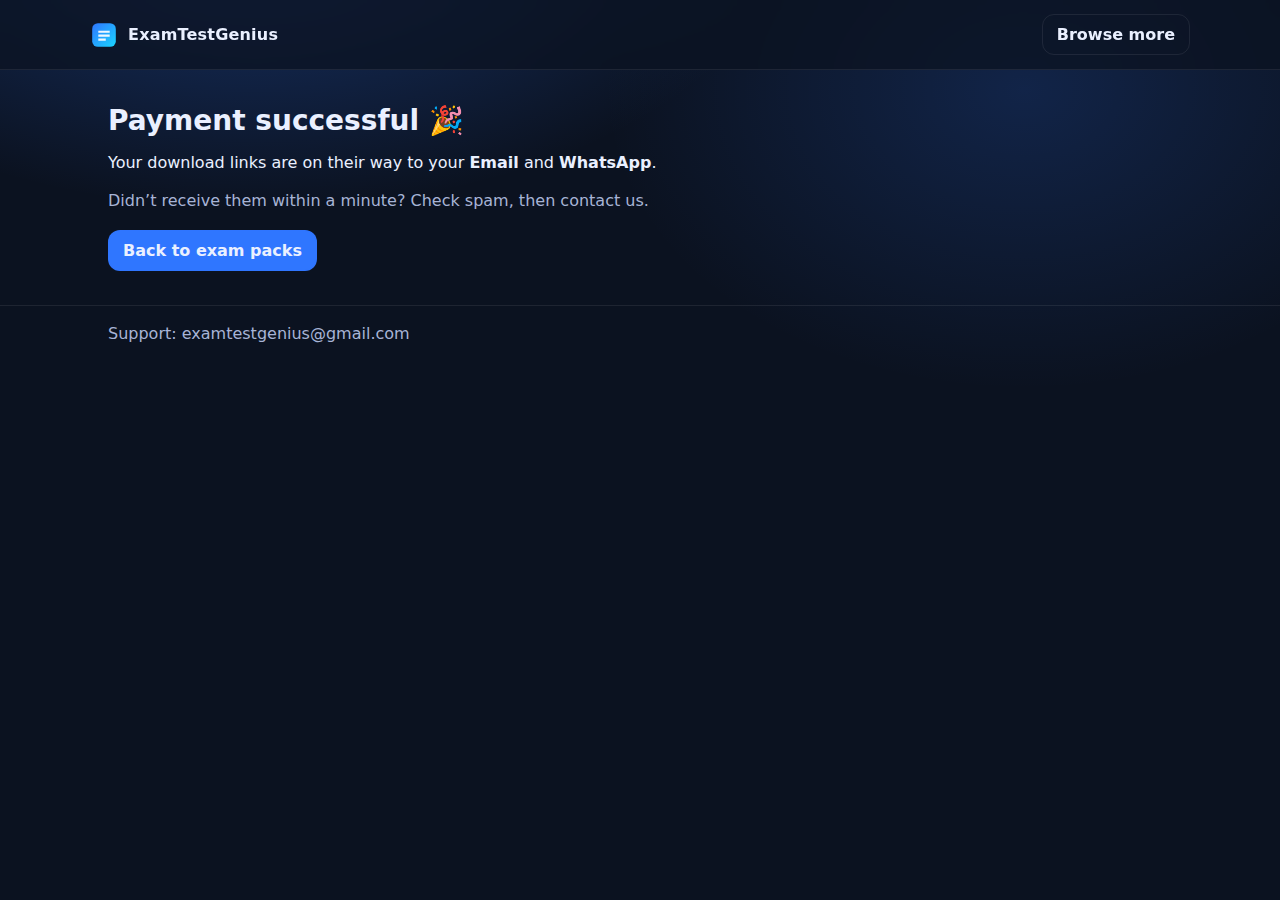
<file: thankyou.html>
<!DOCTYPE html>
<html lang="en">
<head>
  <meta charset="utf-8" /><meta name="viewport" content="width=device-width,initial-scale=1" />
  <title>Thank you — ExamTestGenius</title>
  <meta name="robots" content="noindex, nofollow" />
  <link rel="stylesheet" href="assets/css/style.css" />
</head>
<body>
<header class="header"><div class="container nav"><a class="logo" href="index.html"><img src="assets/img/logo.svg" alt="Logo">ExamTestGenius</a><div class="cta"><a class="btn btn-outline" href="catalog.html">Browse more</a></div></div></header>
<section class="section"><div class="container">
  <h1 class="title">Payment successful 🎉</h1>
  <p>Your download links are on their way to your <strong>Email</strong> and <strong>WhatsApp</strong>.</p>
  <p class="note">Didn’t receive them within a minute? Check spam, then <a href="contact.html">contact us</a>.</p>
  <a class="btn btn-primary" href="catalog.html">Back to exam packs</a>
</div></section>
<footer class="footer"><div class="container">Support: <a href="mailto:examtestgenius@gmail.com">examtestgenius@gmail.com</a></div></footer>
</body>
</html>
</file>
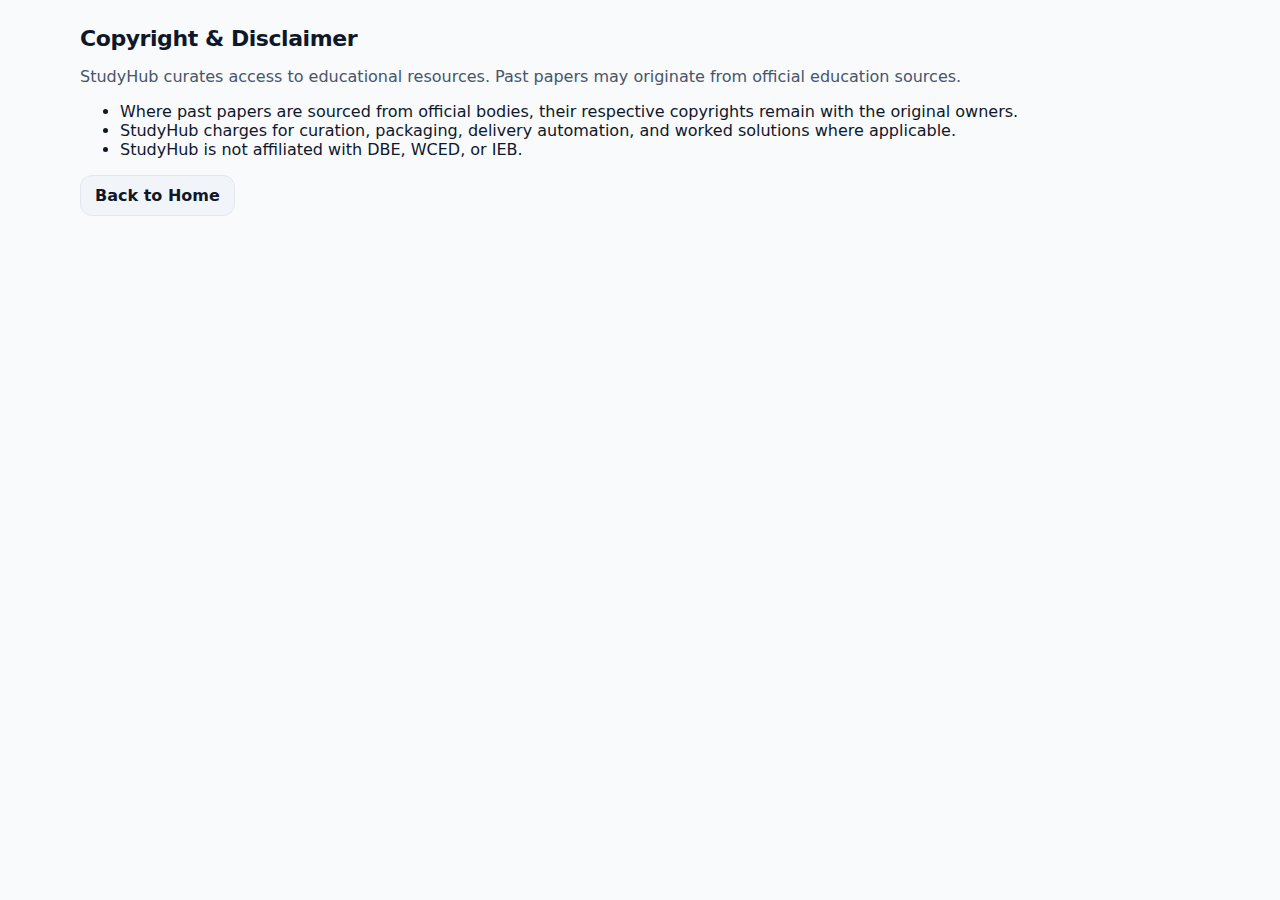
<file: legal/disclaimer.html>
<!doctype html><html><head><meta charset='utf-8'><meta name='viewport' content='width=device-width, initial-scale=1'><title>Copyright & Disclaimer</title><link rel='stylesheet' href='../assets/style.css'></head><body>
<div class='container section'>
<h2>Copyright & Disclaimer</h2>
<p class='muted'>StudyHub curates access to educational resources. Past papers may originate from official education sources.</p>
<ul>
<li>Where past papers are sourced from official bodies, their respective copyrights remain with the original owners.</li>
<li>StudyHub charges for curation, packaging, delivery automation, and worked solutions where applicable.</li>
<li>StudyHub is not affiliated with DBE, WCED, or IEB.</li>
</ul>
<p class='muted'><a class='btn btn-secondary' href='../index.html'>Back to Home</a></p>
</div></body></html>
</file>
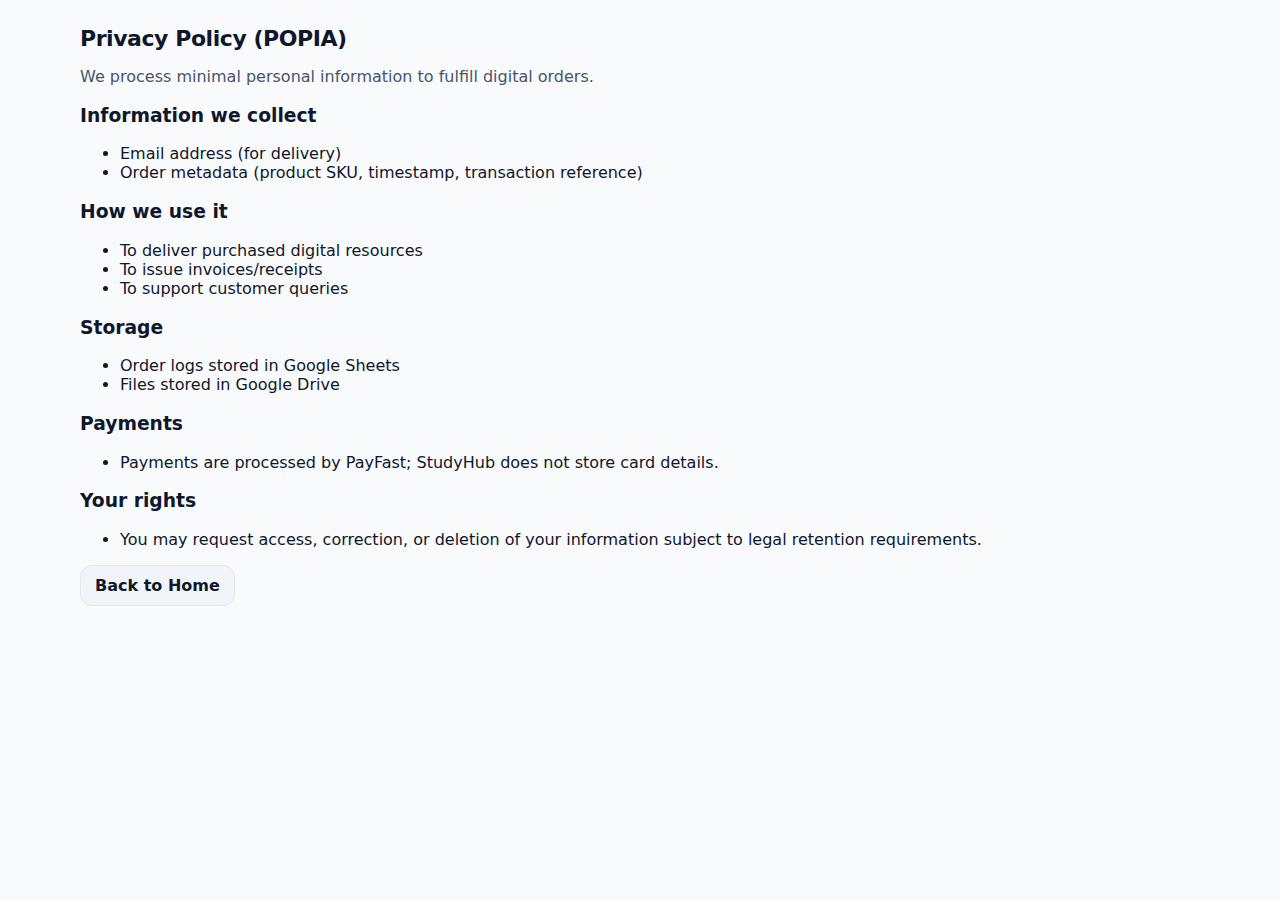
<file: legal/privacy.html>
<!doctype html><html><head><meta charset='utf-8'><meta name='viewport' content='width=device-width, initial-scale=1'><title>Privacy Policy</title><link rel='stylesheet' href='../assets/style.css'></head><body>
<div class='container section'>
<h2>Privacy Policy (POPIA)</h2>
<p class='muted'>We process minimal personal information to fulfill digital orders.</p>
<h3>Information we collect</h3>
<ul>
<li>Email address (for delivery)</li>
<li>Order metadata (product SKU, timestamp, transaction reference)</li>
</ul>
<h3>How we use it</h3>
<ul>
<li>To deliver purchased digital resources</li>
<li>To issue invoices/receipts</li>
<li>To support customer queries</li>
</ul>
<h3>Storage</h3>
<ul>
<li>Order logs stored in Google Sheets</li>
<li>Files stored in Google Drive</li>
</ul>
<h3>Payments</h3>
<ul>
<li>Payments are processed by PayFast; StudyHub does not store card details.</li>
</ul>
<h3>Your rights</h3>
<ul>
<li>You may request access, correction, or deletion of your information subject to legal retention requirements.</li>
</ul>
<p class='muted'><a class='btn btn-secondary' href='../index.html'>Back to Home</a></p>
</div></body></html>
</file>
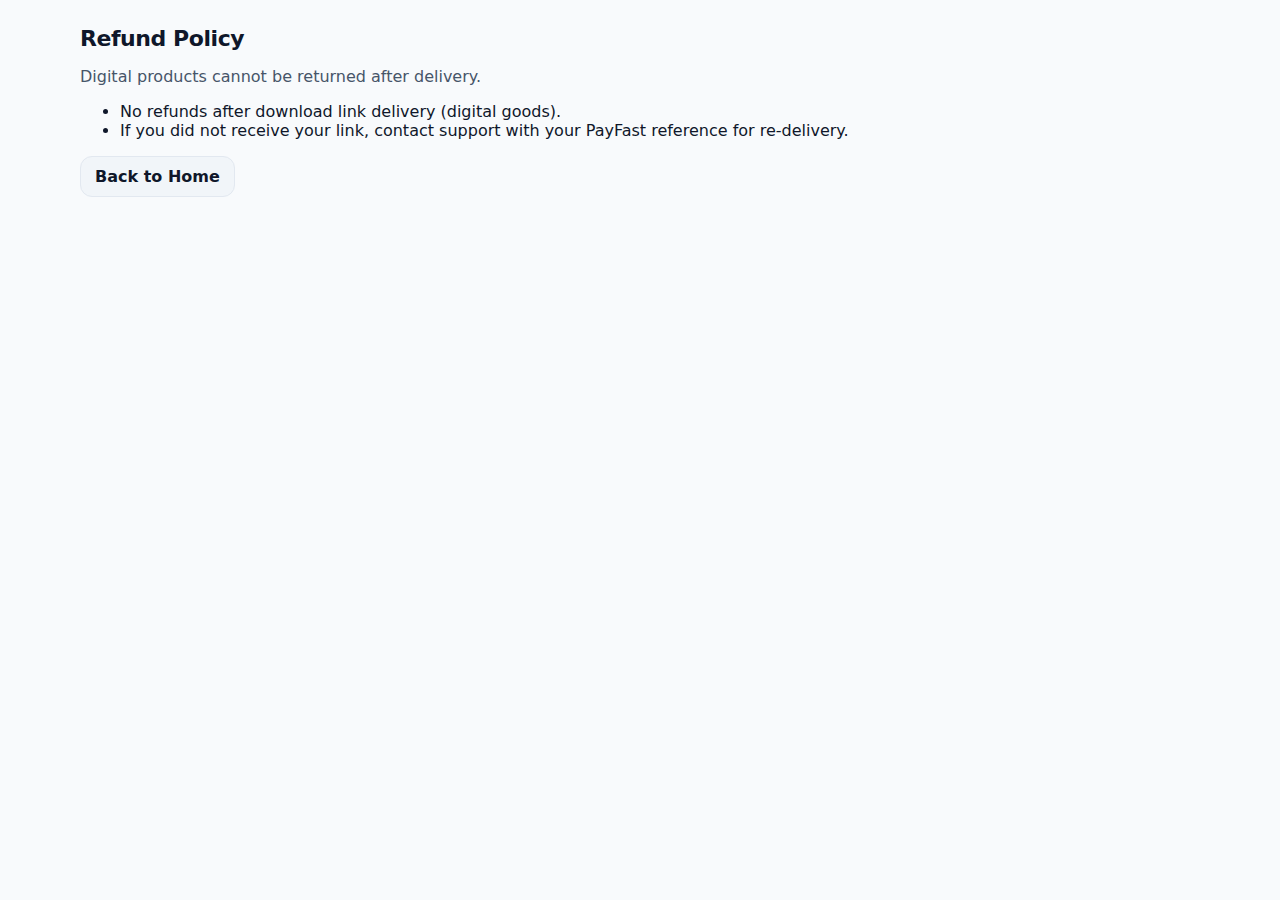
<file: legal/refunds.html>
<!doctype html><html><head><meta charset='utf-8'><meta name='viewport' content='width=device-width, initial-scale=1'><title>Refund Policy</title><link rel='stylesheet' href='../assets/style.css'></head><body>
<div class='container section'>
<h2>Refund Policy</h2>
<p class='muted'>Digital products cannot be returned after delivery.</p>
<ul>
<li>No refunds after download link delivery (digital goods).</li>
<li>If you did not receive your link, contact support with your PayFast reference for re-delivery.</li>
</ul>
<p class='muted'><a class='btn btn-secondary' href='../index.html'>Back to Home</a></p>
</div></body></html>
</file>
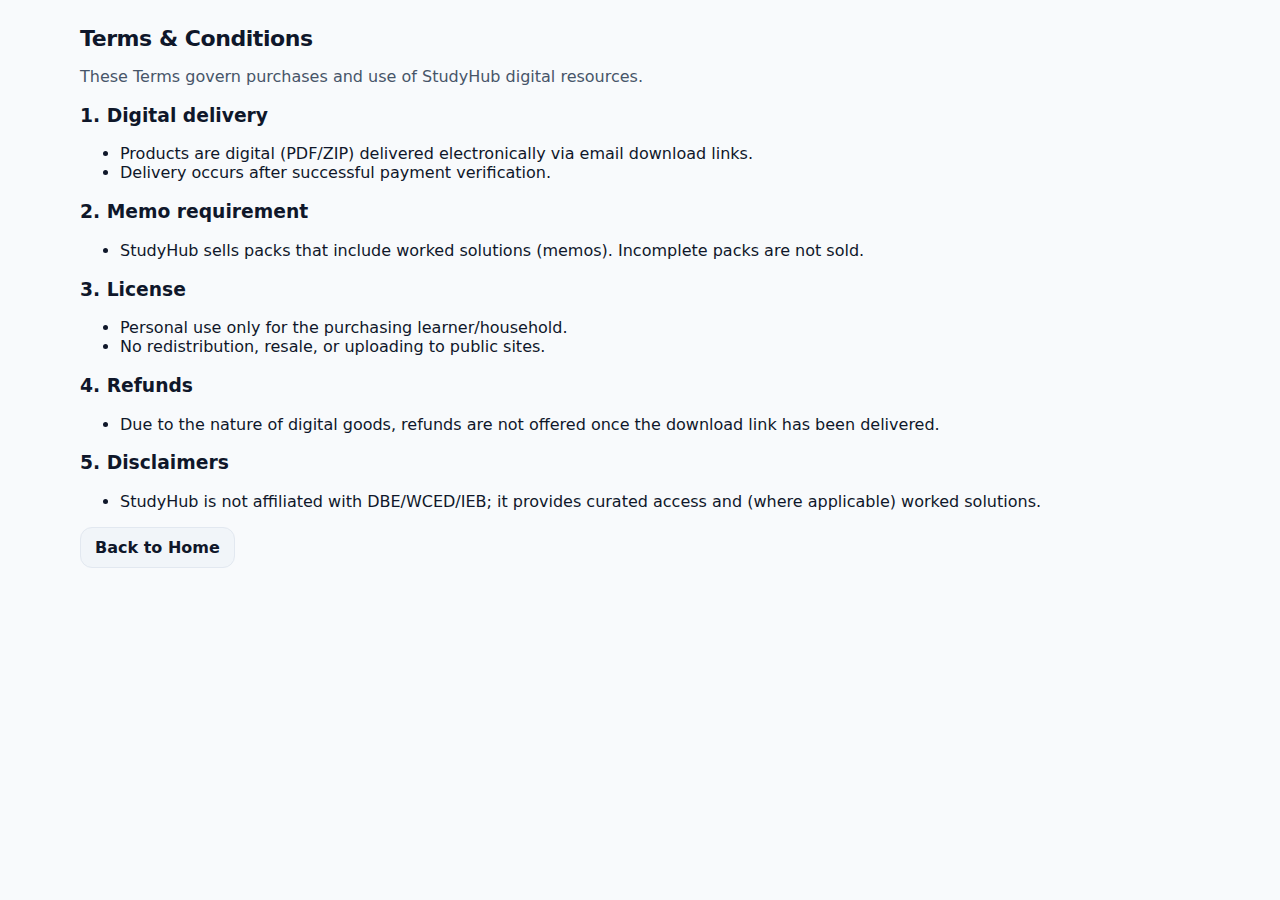
<file: legal/terms.html>
<!doctype html><html><head><meta charset='utf-8'><meta name='viewport' content='width=device-width, initial-scale=1'><title>Terms & Conditions</title><link rel='stylesheet' href='../assets/style.css'></head><body>
<div class='container section'>
<h2>Terms & Conditions</h2>
<p class='muted'>These Terms govern purchases and use of StudyHub digital resources.</p>
<h3>1. Digital delivery</h3>
<ul>
<li>Products are digital (PDF/ZIP) delivered electronically via email download links.</li>
<li>Delivery occurs after successful payment verification.</li>
</ul>
<h3>2. Memo requirement</h3>
<ul><li>StudyHub sells packs that include worked solutions (memos). Incomplete packs are not sold.</li></ul>
<h3>3. License</h3>
<ul>
<li>Personal use only for the purchasing learner/household.</li>
<li>No redistribution, resale, or uploading to public sites.</li>
</ul>
<h3>4. Refunds</h3>
<ul>
<li>Due to the nature of digital goods, refunds are not offered once the download link has been delivered.</li>
</ul>
<h3>5. Disclaimers</h3>
<ul>
<li>StudyHub is not affiliated with DBE/WCED/IEB; it provides curated access and (where applicable) worked solutions.</li>
</ul>
<p class='muted'><a class='btn btn-secondary' href='../index.html'>Back to Home</a></p>
</div></body></html>
</file>
<file: assets/style.css>
:root{
  --brand:#2F76FF;
  --brand-dark:#1d4fd6;
  --slate-0:#ffffff;
  --slate-50:#f8fafc;
  --slate-100:#f1f5f9;
  --slate-200:#e2e8f0;
  --slate-300:#cbd5e1;
  --slate-600:#475569;
  --slate-700:#334155;
  --slate-800:#1f2937;
  --slate-900:#0f172a;
  --success:#16a34a;
  --warn:#f59e0b;
  --danger:#ef4444;
  --radius:14px;
  --shadow:0 10px 28px rgba(2,6,23,.12);
  --shadow-sm:0 8px 18px rgba(2,6,23,.10);
  --max:1120px;
}
*{box-sizing:border-box}
html,body{margin:0;padding:0;font-family:Inter,system-ui,-apple-system,Segoe UI,Roboto,Arial,sans-serif;color:var(--slate-900);background:var(--slate-50)}
a{color:inherit;text-decoration:none}
.container{max-width:var(--max);margin:0 auto;padding:0 18px}

/* Header */
.header{position:sticky;top:0;z-index:50;background:rgba(255,255,255,.92);backdrop-filter:saturate(180%) blur(10px);border-bottom:1px solid var(--slate-200)}
.nav{display:flex;align-items:center;justify-content:space-between;padding:14px 0;gap:12px}
.brand{display:flex;align-items:center;gap:10px;font-weight:800;letter-spacing:-.02em}
.brand-badge{width:34px;height:34px;border-radius:10px;background:linear-gradient(135deg,var(--brand),#5aa2ff);display:grid;place-items:center;color:white;font-weight:900}
.links{display:flex;gap:14px;align-items:center;flex-wrap:wrap;justify-content:flex-end}
.link{padding:8px 10px;border-radius:10px;color:var(--slate-700)}
.link:hover{background:var(--slate-100);color:var(--slate-900)}

/* Buttons */
.btn{display:inline-flex;align-items:center;gap:8px;border:1px solid transparent;border-radius:12px;padding:10px 14px;font-weight:700;cursor:pointer;transition:all .15s ease;user-select:none}
.btn-primary{background:var(--brand);color:#fff;box-shadow:var(--shadow-sm)}
.btn-primary:hover{background:var(--brand-dark);transform:translateY(-1px)}
.btn-secondary{background:var(--slate-100);border-color:var(--slate-200);color:var(--slate-900)}
.btn-secondary:hover{background:var(--slate-200)}
.btn-success{background:var(--success);color:#fff}
.btn-success:hover{filter:brightness(.95)}
.btn-outline{background:transparent;border-color:rgba(255,255,255,.55);color:#fff}
.btn-outline:hover{background:rgba(255,255,255,.12)}

/* Hero */
.hero{background:radial-gradient(1200px 480px at 15% 15%, rgba(255,255,255,.26), transparent 60%),
       linear-gradient(135deg, var(--brand) 0%, #2b5fff 40%, #1740b9 100%);
      color:#fff}
.hero-inner{display:grid;grid-template-columns:1.25fr .75fr;gap:22px;padding:34px 0 26px;align-items:center}
.hero h1{font-size:42px;line-height:1.05;margin:0;letter-spacing:-.03em}
.hero p{margin:12px 0 0;font-size:16px;opacity:.95;max-width:62ch}
.hero .cta{margin-top:18px;display:flex;gap:12px;flex-wrap:wrap}
.hero-card{background:rgba(255,255,255,.12);border:1px solid rgba(255,255,255,.22);border-radius:var(--radius);padding:16px;box-shadow:0 12px 34px rgba(0,0,0,.18)}
.hero-card .kpi{display:grid;grid-template-columns:repeat(2,1fr);gap:10px;margin-top:10px}
.kpi .pill{background:rgba(255,255,255,.12);border:1px solid rgba(255,255,255,.2);padding:10px;border-radius:12px}
.pill b{display:block}

/* Sections */
.section{padding:26px 0}
.section h2{margin:0 0 10px;font-size:22px;letter-spacing:-.02em}
.muted{color:var(--slate-600)}

/* Cards */
.grid{display:grid;gap:14px}
.grid.cards{grid-template-columns:repeat(4,1fr)}
.card{background:#fff;border:1px solid var(--slate-200);border-radius:var(--radius);padding:14px;box-shadow:var(--shadow-sm)}
.card h3{margin:0 0 6px;font-size:16px}
.card small{color:var(--slate-600)}
.price{font-size:20px;font-weight:900;margin:10px 0 12px}
.card .actions{display:flex;gap:10px;flex-wrap:wrap}

/* Filters */
.filters{display:flex;gap:10px;flex-wrap:wrap;align-items:center}
.select{display:flex;flex-direction:column;gap:6px}
select,input[type=email],input[type=text]{border:1px solid var(--slate-200);background:#fff;padding:10px 12px;border-radius:12px;outline:none}
select:focus,input:focus{border-color:rgba(47,118,255,.55);box-shadow:0 0 0 4px rgba(47,118,255,.12)}

/* Footer */
.footer{border-top:1px solid var(--slate-200);background:#fff}
.footer-inner{padding:18px 0;display:flex;align-items:center;justify-content:space-between;gap:14px;flex-wrap:wrap}
.footer a{color:var(--slate-700)}
.footer a:hover{color:var(--slate-900)}
.legal{display:flex;gap:12px;flex-wrap:wrap}

/* Responsive */
@media (max-width: 980px){
  .hero-inner{grid-template-columns:1fr}
  .grid.cards{grid-template-columns:repeat(2,1fr)}
  .links{gap:8px}
}
@media (max-width: 520px){
  .grid.cards{grid-template-columns:1fr}
  .hero h1{font-size:34px}
}
</file>
<file: assets/css/style.css>
:root{
  --bg:#0b1220;
  --slate:#0f1b33;
  --card:#101b2e;
  --text:#eaf0ff;
  --muted:#a7b4d6;
  --blue:#2f76ff;
  --border:rgba(255,255,255,.08);
  --shadow: 0 10px 30px rgba(0,0,0,.35);
  --radius: 16px;
  --max: 1100px;
  --font: Inter, system-ui, -apple-system, Segoe UI, Roboto, Arial, sans-serif;
}
*{box-sizing:border-box}
html,body{height:100%}
body{
  margin:0;
  font-family:var(--font);
  background: radial-gradient(900px 500px at 20% -10%, rgba(47,118,255,.35), transparent 60%),
              radial-gradient(700px 500px at 80% 10%, rgba(47,118,255,.18), transparent 60%),
              var(--bg);
  color:var(--text);
}
img{max-width:100%;display:block}
a{color:inherit;text-decoration:none}

.container{max-width:var(--max); margin:0 auto; padding:0 18px}
.header{position:sticky; top:0; z-index:10; background:rgba(11,18,32,.72); backdrop-filter: blur(10px); border-bottom:1px solid var(--border)}
.nav{display:flex; align-items:center; justify-content:space-between; gap:14px; padding:14px 0}
.logo{display:flex; align-items:center; gap:10px; font-weight:900; letter-spacing:.2px}
.logo img{height:28px}
.menu{display:flex; gap:18px; color:var(--muted); font-weight:600}
.menu a:hover{color:var(--text)}
.cta{display:flex; gap:10px; align-items:center; flex-wrap:wrap}

.hero{padding:54px 0 30px}
.hero .badge{display:inline-flex; gap:8px; align-items:center; border:1px solid var(--border); background:rgba(255,255,255,.03); padding:8px 12px; border-radius:999px; color:var(--muted); font-weight:700}
.hero h1{font-size:42px; line-height:1.05; margin:16px 0 12px}
.hero p{color:var(--muted); max-width:70ch; line-height:1.7}
.actions{display:flex; gap:12px; margin-top:18px; flex-wrap:wrap}

.section{padding:34px 0}
.section.slate{background: linear-gradient(180deg, rgba(255,255,255,.02), rgba(255,255,255,0)); border-top:1px solid var(--border); border-bottom:1px solid var(--border)}
.title{font-size:28px; margin:0 0 14px}
.kicker{color:var(--muted); font-weight:800; letter-spacing:.12em; text-transform:uppercase; font-size:12px}
.note{color:var(--muted); line-height:1.6}

.grid{display:grid; gap:14px}
.grid.cols-2{grid-template-columns: repeat(2, minmax(0,1fr))}
.grid.cols-3{grid-template-columns: repeat(3, minmax(0,1fr))}
.grid.cols-4{grid-template-columns: repeat(4, minmax(0,1fr))}
@media (max-width: 900px){
  .grid.cols-4{grid-template-columns: repeat(2, minmax(0,1fr))}
  .grid.cols-3{grid-template-columns: repeat(2, minmax(0,1fr))}
  .grid.cols-2{grid-template-columns: 1fr}
  .hero h1{font-size:34px}
  .menu{display:none}
}

.card{
  border:1px solid var(--border);
  background:rgba(255,255,255,.03);
  border-radius:var(--radius);
  padding:16px;
  box-shadow: var(--shadow);
}
.card.dark{background:rgba(255,255,255,.035)}
.card strong{display:block; margin-top:10px}
.card img{border-radius:12px; border:1px solid var(--border); background:rgba(0,0,0,.2)}

.feature{display:flex; gap:12px; padding:10px 0; align-items:flex-start}
.feature i{width:34px; height:34px; border-radius:10px; display:grid; place-items:center; font-style:normal; background:rgba(47,118,255,.18); border:1px solid rgba(47,118,255,.35); color:#dfe9ff; font-weight:900}

.btn{display:inline-flex; align-items:center; justify-content:center; gap:8px; padding:10px 14px; border-radius:12px; border:1px solid var(--border); font-weight:800; cursor:pointer}
.btn-primary{background:var(--blue); border-color:rgba(47,118,255,.8)}
.btn-primary:hover{filter:brightness(1.05)}
.btn-outline{background:transparent}
.btn-outline:hover{background:rgba(255,255,255,.05)}

.pill{display:inline-flex; padding:8px 12px; border-radius:999px; border:1px solid var(--border); color:var(--muted); font-weight:800}
.pill.blue{background:rgba(47,118,255,.14); border-color:rgba(47,118,255,.35); color:#dfe9ff}
.pill.price{margin-top:10px; width:max-content; background:rgba(255,255,255,.04)}

.filterbar{display:flex; gap:10px; flex-wrap:wrap; margin:12px 0 16px}
select, input[type='email'], input[type='tel']{
  width:100%;
  max-width:260px;
  background:rgba(255,255,255,.03);
  border:1px solid var(--border);
  color:var(--text);
  padding:10px 12px;
  border-radius:12px;
  outline:none;
}
label{display:grid; gap:6px; color:var(--muted); font-weight:700}

.list{display:grid; grid-template-columns: repeat(3, minmax(0,1fr)); gap:14px}
@media (max-width: 900px){.list{grid-template-columns: repeat(2, minmax(0,1fr))}}
@media (max-width: 520px){.list{grid-template-columns: 1fr}}

.footer{border-top:1px solid var(--border); padding:18px 0; color:var(--muted)}
</file>
